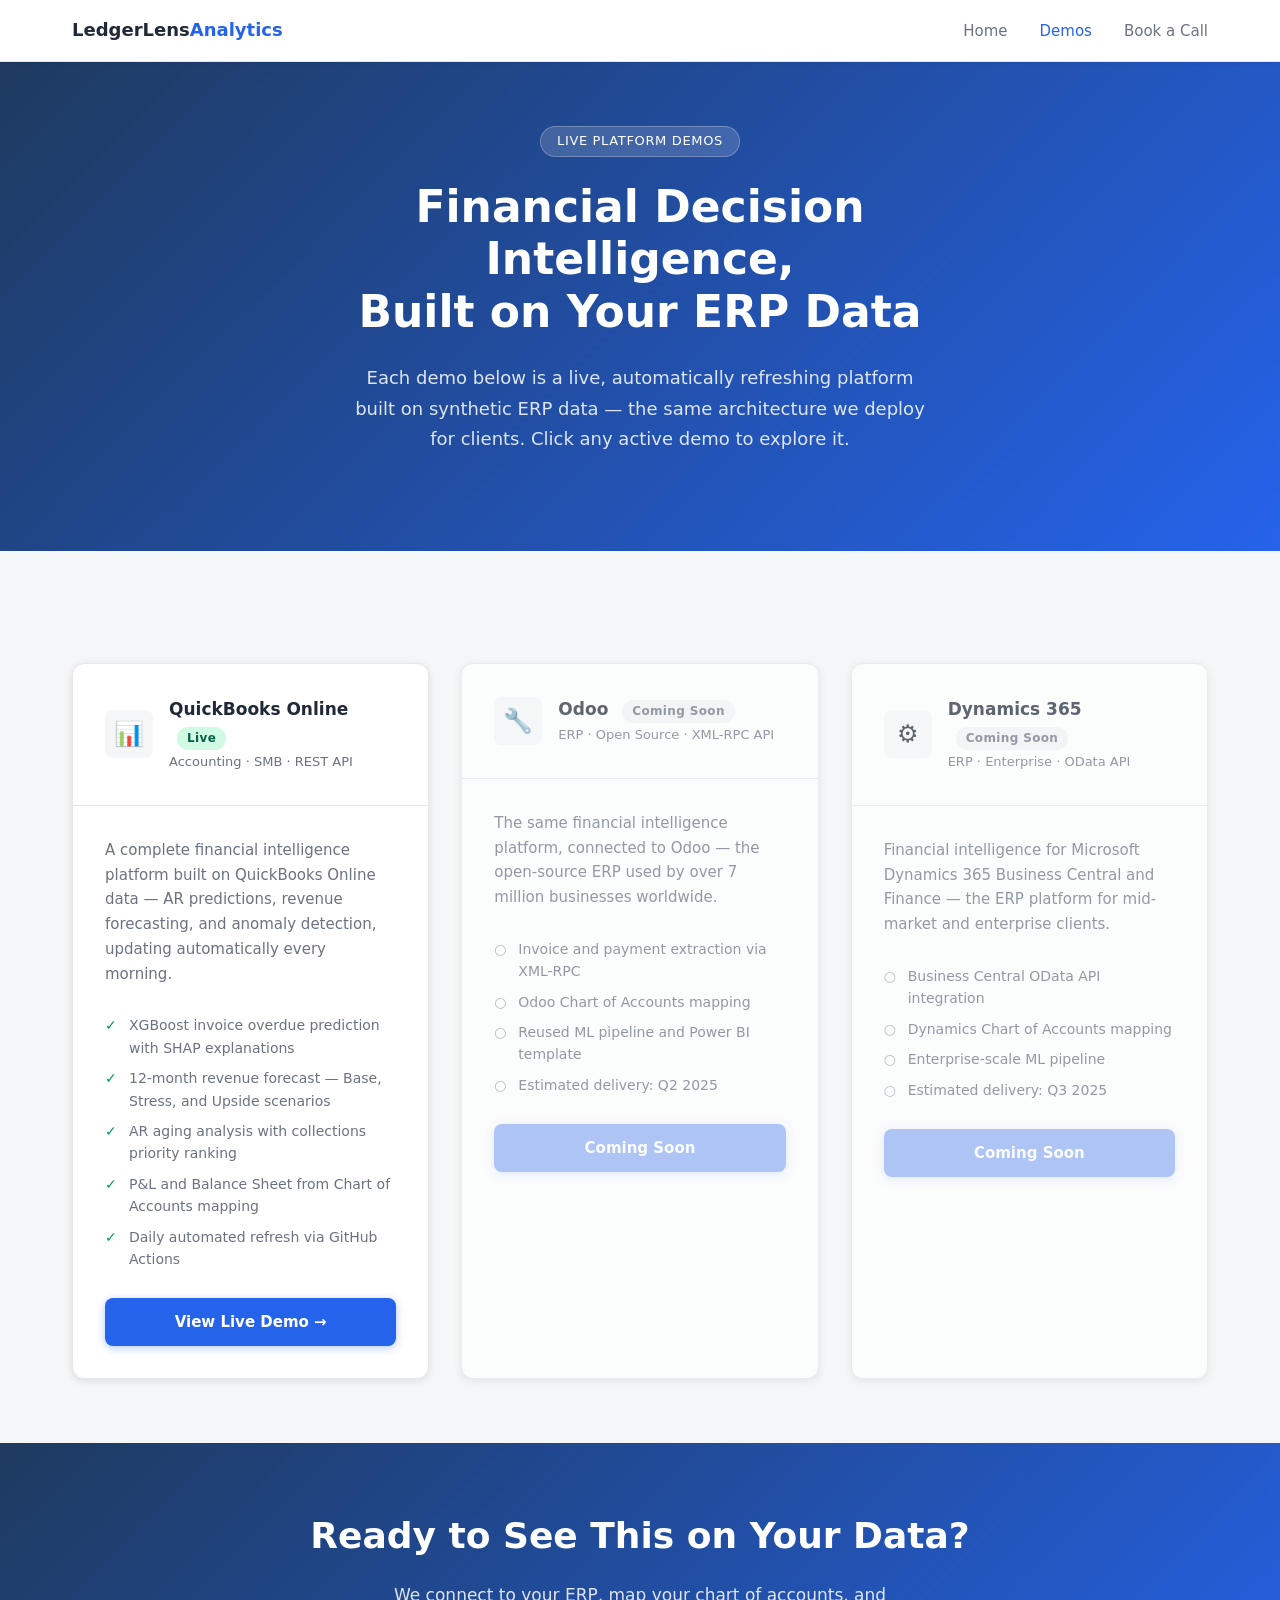
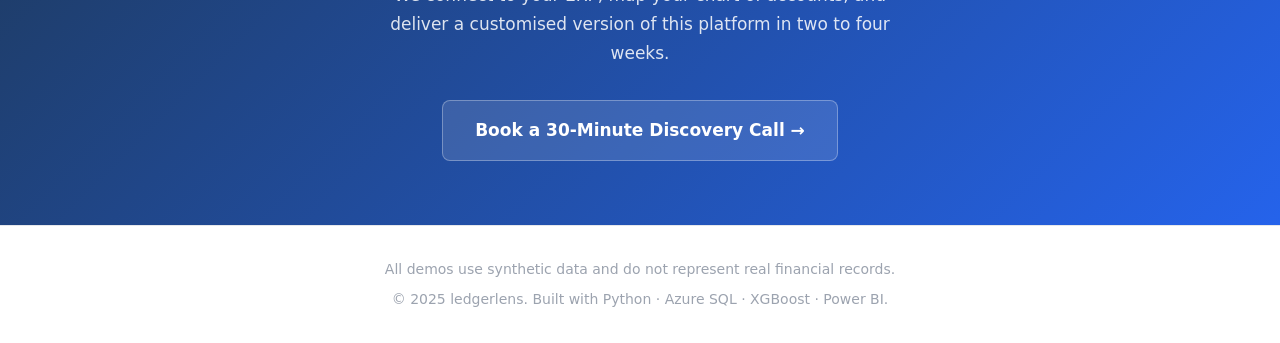
<file: docs/demos/index.html>
<!DOCTYPE html>
<html lang="en">
<head>
  <meta charset="UTF-8">
  <meta name="viewport" content="width=device-width, initial-scale=1.0">
  <title>Financial Intelligence Demos — Live ERP Analytics Platform</title>
  <meta name="description"
        content="Live demos of our financial decision intelligence platform 
                 built on QuickBooks Online, Odoo, and Dynamics 365 data.">
  <link rel="stylesheet" href="../css/demos.css">
  <link rel="canonical" href="https://jeduclo.github.io/qbo-analytics-poc">
</head>
<body>

  <!-- Navigation -->
  <nav class="nav">
    <div class="container nav__inner">
      <a href="https://jeduclo.github.io/qbo-analytics-poc" class="nav__logo">
        LedgerLens<span>Analytics</span>
      </a>
      <ul class="nav__links">
        <li><a href="https://jeduclo.github.io/qbo-analytics-poc">Home</a></li>
        <li><a href="https://jeduclo.github.io/qbo-analytics-poc/demos/" class="active">Demos</a></li>
        <li><a href="https://calendly.com/jeanalegue/30min">Book a Call</a></li>
      </ul>
    </div>
  </nav>

  <!-- Hero -->
  <section class="hero">
    <div class="container">
      <span class="hero__eyebrow">Live Platform Demos</span>
      <h1 class="hero__title">
        Financial Decision Intelligence,<br>Built on Your ERP Data
      </h1>
      <p class="hero__subtitle">
        Each demo below is a live, automatically refreshing platform built 
        on synthetic ERP data — the same architecture we deploy for clients. 
        Click any active demo to explore it.
      </p>
    </div>
  </section>

  <!-- ERP Demo Cards -->
  <section class="section">
    <div class="container">
      <div class="erp-grid">

        <!-- QuickBooks Online — LIVE -->
        <div class="erp-card fade-in">
          <div class="erp-card__header">
            <div class="erp-card__logo">📊</div>
            <div>
              <div class="erp-card__name">
                QuickBooks Online
                <span class="badge badge--live" style="margin-left:8px;">Live</span>
              </div>
              <div class="erp-card__category">Accounting · SMB · REST API</div>
            </div>
          </div>
          <div class="erp-card__body">
            <p class="erp-card__description">
              A complete financial intelligence platform built on QuickBooks Online
              data — AR predictions, revenue forecasting, and anomaly detection,
              updating automatically every morning.
            </p>
            <ul class="erp-card__features">
              <li>XGBoost invoice overdue prediction with SHAP explanations</li>
              <li>12-month revenue forecast — Base, Stress, and Upside scenarios</li>
              <li>AR aging analysis with collections priority ranking</li>
              <li>P&amp;L and Balance Sheet from Chart of Accounts mapping</li>
              <li>Daily automated refresh via GitHub Actions</li>
            </ul>
            <a href="https://jeduclo.github.io/qbo-analytics-poc/demos/quickbooks/"
               class="btn btn--primary" style="width:100%; justify-content:center;">
              View Live Demo →
            </a>
          </div>
        </div>

        <!-- Odoo — Coming Soon -->
        <div class="erp-card fade-in" style="opacity:0.7; pointer-events:none;">
          <div class="erp-card__header">
            <div class="erp-card__logo">🔧</div>
            <div>
              <div class="erp-card__name">
                Odoo
                <span class="badge badge--soon" style="margin-left:8px;">Coming Soon</span>
              </div>
              <div class="erp-card__category">ERP · Open Source · XML-RPC API</div>
            </div>
          </div>
          <div class="erp-card__body">
            <p class="erp-card__description">
              The same financial intelligence platform, connected to Odoo —
              the open-source ERP used by over 7 million businesses worldwide.
            </p>
            <ul class="erp-card__features">
              <li class="coming-soon">Invoice and payment extraction via XML-RPC</li>
              <li class="coming-soon">Odoo Chart of Accounts mapping</li>
              <li class="coming-soon">Reused ML pipeline and Power BI template</li>
              <li class="coming-soon">Estimated delivery: Q2 2025</li>
            </ul>
            <div class="btn btn--primary"
                 style="width:100%; justify-content:center;
                        opacity:0.5; cursor:not-allowed; pointer-events:none;">
              Coming Soon
            </div>
          </div>
        </div>

        <!-- Dynamics 365 — Coming Soon -->
        <div class="erp-card fade-in" style="opacity:0.7; pointer-events:none;">
          <div class="erp-card__header">
            <div class="erp-card__logo">⚙️</div>
            <div>
              <div class="erp-card__name">
                Dynamics 365
                <span class="badge badge--soon" style="margin-left:8px;">Coming Soon</span>
              </div>
              <div class="erp-card__category">ERP · Enterprise · OData API</div>
            </div>
          </div>
          <div class="erp-card__body">
            <p class="erp-card__description">
              Financial intelligence for Microsoft Dynamics 365 Business Central
              and Finance — the ERP platform for mid-market and enterprise clients.
            </p>
            <ul class="erp-card__features">
              <li class="coming-soon">Business Central OData API integration</li>
              <li class="coming-soon">Dynamics Chart of Accounts mapping</li>
              <li class="coming-soon">Enterprise-scale ML pipeline</li>
              <li class="coming-soon">Estimated delivery: Q3 2025</li>
            </ul>
            <div class="btn btn--primary"
                 style="width:100%; justify-content:center;
                        opacity:0.5; cursor:not-allowed; pointer-events:none;">
              Coming Soon
            </div>
          </div>
        </div>

      </div>
    </div>
  </section>

  <!-- CTA -->
  <section class="cta-section">
    <div class="container">
      <h2 class="cta-section__title">Ready to See This on Your Data?</h2>
      <p class="cta-section__subtitle">
        We connect to your ERP, map your chart of accounts, and deliver a 
        customised version of this platform in two to four weeks.
      </p>
      <a href="https://calendly.com/jeanalegue/30min" class="btn btn--ghost btn--large">
        Book a 30-Minute Discovery Call →
      </a>
    </div>
  </section>

  <!-- Footer -->
  <footer class="footer">
    <div class="container">
      <p>All demos use synthetic data and do not represent real financial records.</p>
      <p style="margin-top:8px;">
        &copy; 2025 ledgerlens. Built with Python · Azure SQL · 
        XGBoost · Power BI.
      </p>
    </div>
  </footer>

  <script src="../js/demos.js"></script>
</body>
</html>
</file>
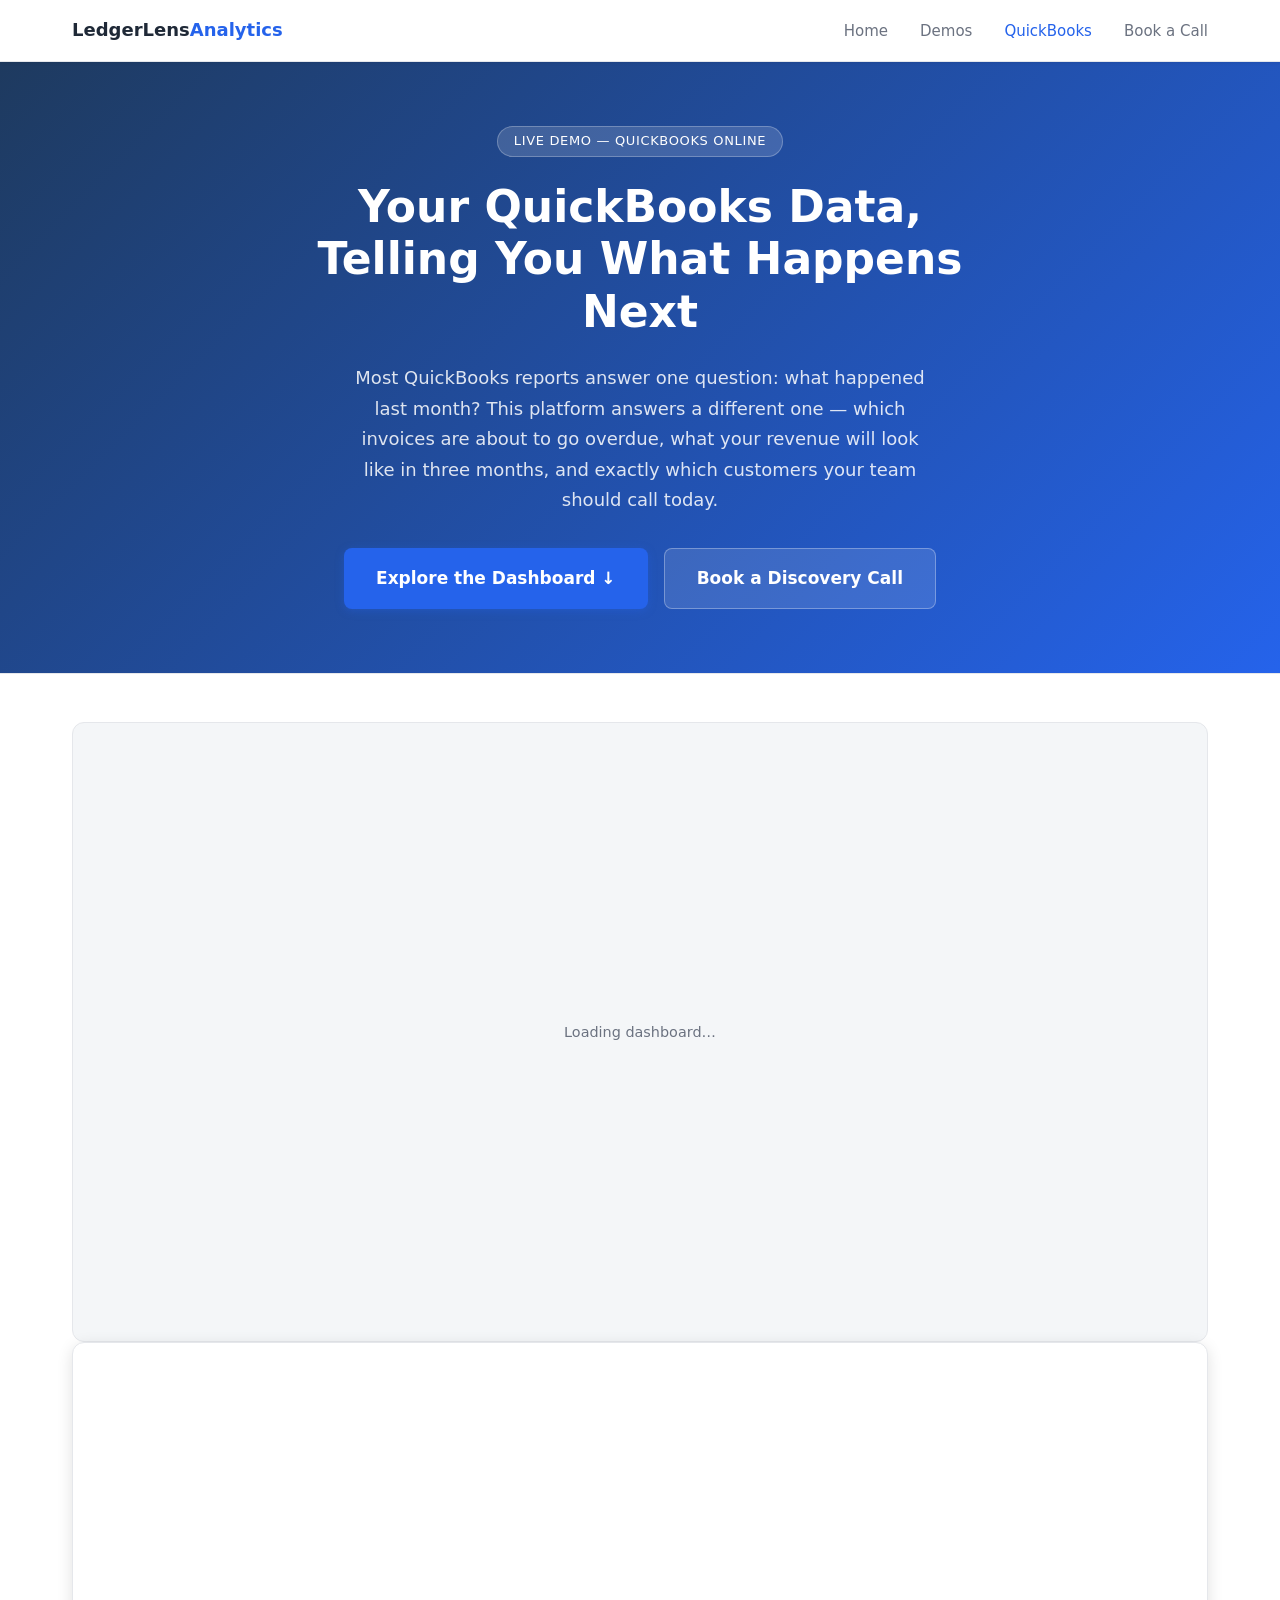
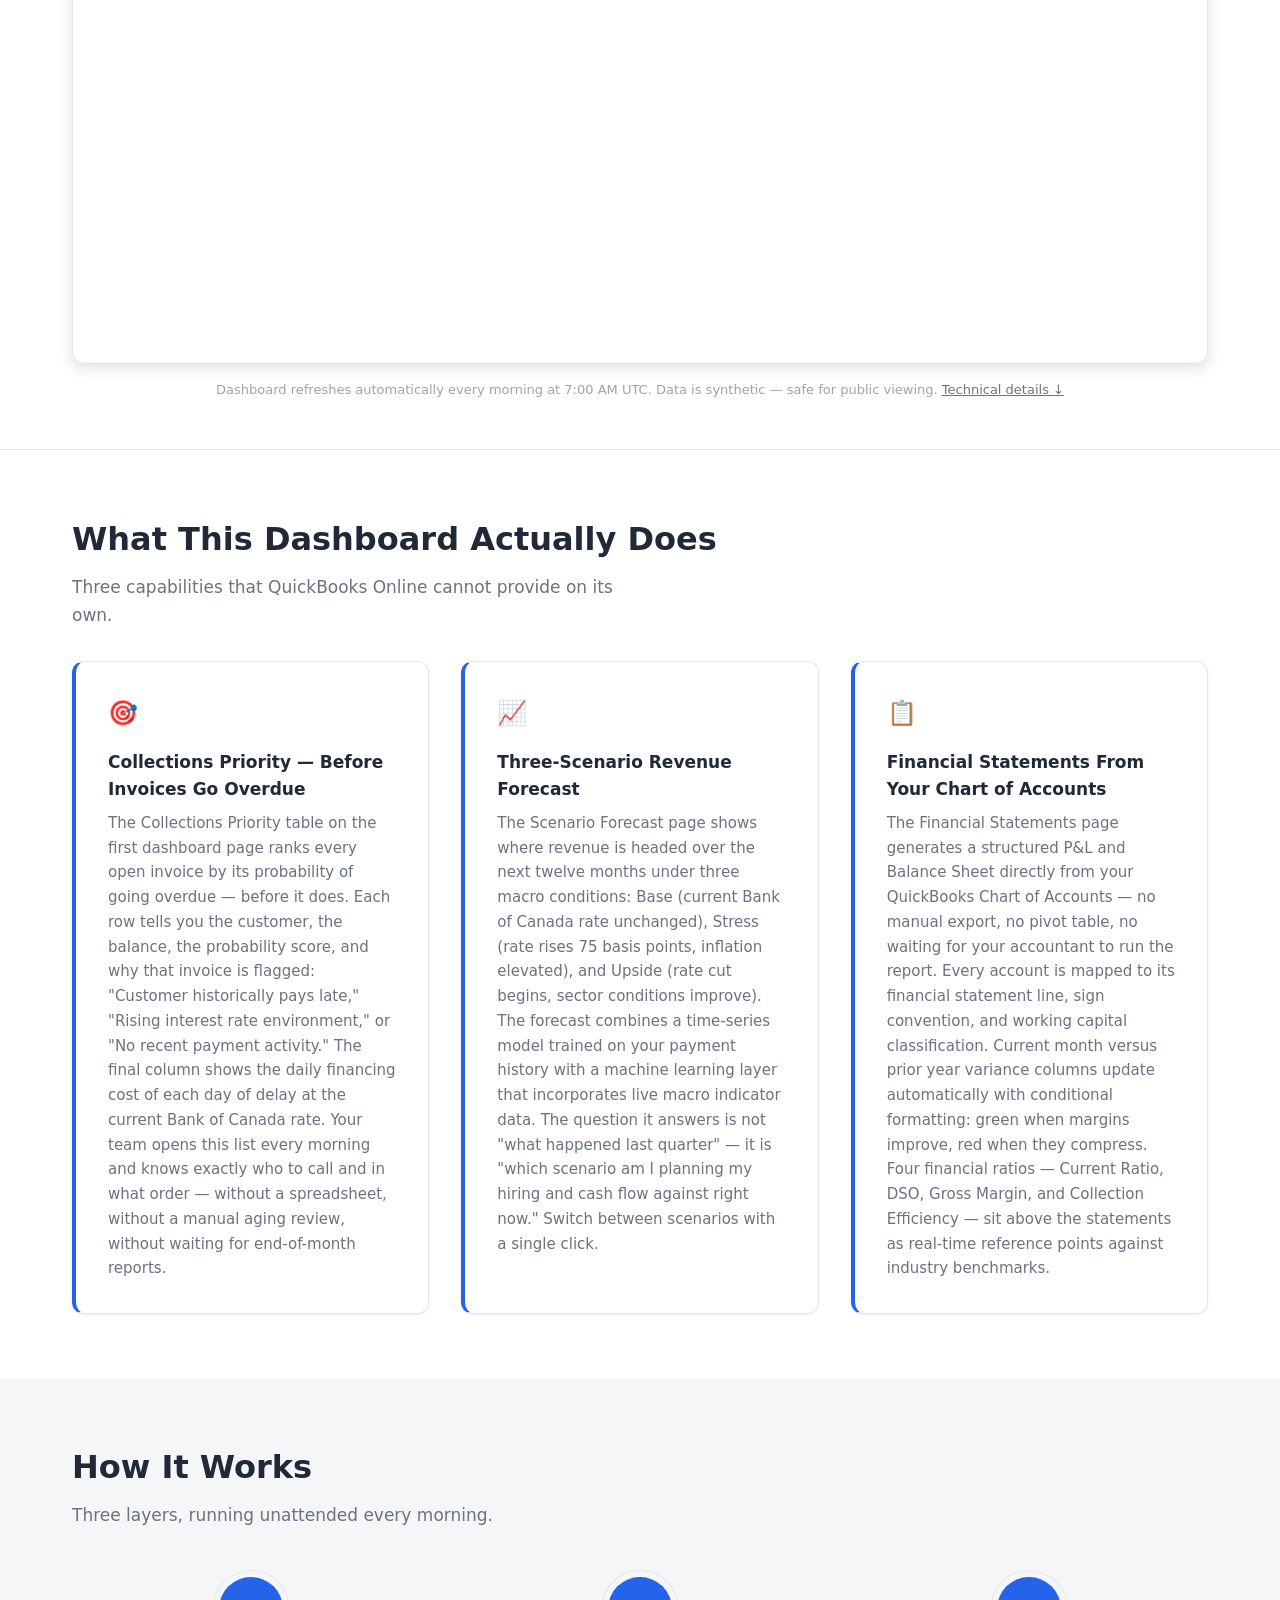
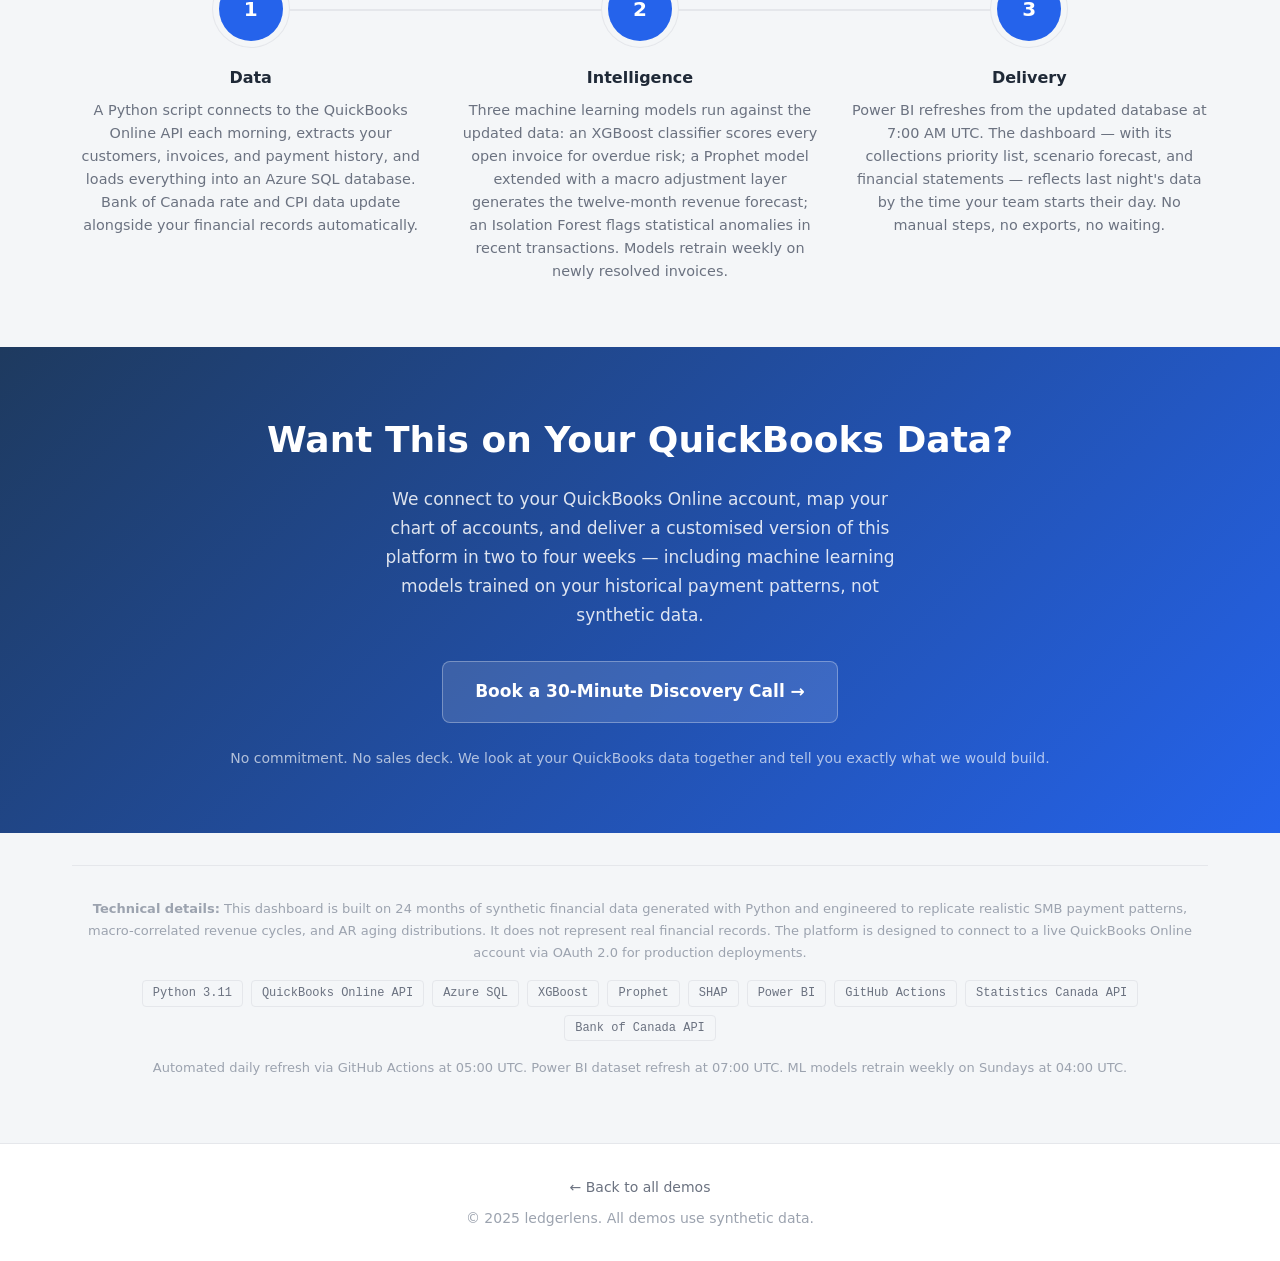
<file: docs/demos/quickbooks/index.html>
<!DOCTYPE html>
<html lang="en">
<head>
  <meta charset="UTF-8">
  <meta name="viewport" content="width=device-width, initial-scale=1.0">
  <title>QuickBooks Online Financial Intelligence Platform — Live Demo</title>
  <meta name="description"
        content="Live financial decision intelligence platform built on QuickBooks 
                 Online data. AR risk predictions, revenue forecasting, and 
                 automated P&L — updating every morning.">
  <link rel="stylesheet" href="../../css/demos.css">
  <link rel="canonical" href="https://jeduclo.github.io/qbo-analytics-poc/demos/quickbooks/">
</head>
<body>

  <!-- Navigation -->
  <nav class="nav">
    <div class="container nav__inner">
      <a href="https://jeduclo.github.io/qbo-analytics-poc" class="nav__logo">
        LedgerLens<span>Analytics</span>
      </a>
      <ul class="nav__links">
        <li><a href="https://jeduclo.github.io/qbo-analytics-poc">Home</a></li>
        <li><a href="https://jeduclo.github.io/qbo-analytics-poc/demos/">Demos</a></li>
        <li><a href="https://jeduclo.github.io/qbo-analytics-poc/demos/quickbooks/" class="active">QuickBooks</a></li>
        <li><a href="https://calendly.com/jeanalegue/30min">Book a Call</a></li>
      </ul>
    </div>
  </nav>

  <!-- Hero -->
  <section class="hero">
    <div class="container">
      <span class="hero__eyebrow">Live Demo — QuickBooks Online</span>
      <h1 class="hero__title">
        Your QuickBooks Data,<br>Telling You What Happens Next
      </h1>
      <p class="hero__subtitle">
        Most QuickBooks reports answer one question: what happened last month?
        This platform answers a different one — which invoices are about to go 
        overdue, what your revenue will look like in three months, and exactly 
        which customers your team should call today.
      </p>
      <div style="display:flex; gap:1rem; justify-content:center; flex-wrap:wrap;">
        <a href="#dashboard" class="btn btn--primary btn--large">
          Explore the Dashboard ↓
        </a>
        <a href="https://calendly.com/jeanalegue/30min" class="btn btn--ghost btn--large">
          Book a Discovery Call
        </a>
      </div>
    </div>
  </section>

  <!-- Dashboard Embed -->
  <section class="dashboard-section" id="dashboard">
    <div class="container">

      <!-- Loading placeholder — hidden once iframe loads -->
      <div class="dashboard-placeholder"
           style="height:620px; background:#F4F6F8; border-radius:12px;
                  display:flex; align-items:center; justify-content:center;
                  border:1px solid #E5E7EB; color:#6B7280; font-size:0.9rem;">
        Loading dashboard&hellip;
      </div>

      <div class="dashboard-container">
        <iframe
            src="https://app.fabric.microsoft.com/view?r=eyJrIjoiM2JmYmFlYTAtZjY4MC00NjJhLWI3MGItODUwZTBlZTBlZWIyIiwidCI6IjIwYzJiNjRmLWQ2MDItNGIwYi1iZTdiLTM2MDYxYWQ4ZTA3MCJ9"
            width="100%"
            height="620"
            frameborder="0"
            allowfullscreen="true"
            title="QuickBooks Online Financial Intelligence Dashboard">
        </iframe>
       </div>

      <p style="text-align:center; margin-top:1rem; font-size:0.8125rem;
                color:#9CA3AF;">
        Dashboard refreshes automatically every morning at 7:00 AM UTC.
        Data is synthetic — safe for public viewing.
        <a href="#footnote" style="color:#6B7280;">Technical details ↓</a>
      </p>

    </div>
  </section>

  <!-- Strategic Insight Section -->
  <section class="section" style="background:white;">
    <div class="container">
      <h2 class="section-title">What This Dashboard Actually Does</h2>
      <p class="section-subtitle">
        Three capabilities that QuickBooks Online cannot provide on its own.
      </p>

      <div class="insight-grid" style="margin-top:2rem;">

        <div class="insight-card fade-in">
          <div class="insight-card__icon">🎯</div>
          <h3 class="insight-card__title">Collections Priority — Before Invoices Go Overdue</h3>
          <p class="insight-card__body">
            The Collections Priority table on the first dashboard page ranks every
            open invoice by its probability of going overdue — before it does. Each
            row tells you the customer, the balance, the probability score, and why
            that invoice is flagged: "Customer historically pays late," "Rising
            interest rate environment," or "No recent payment activity." The final
            column shows the daily financing cost of each day of delay at the current
            Bank of Canada rate. Your team opens this list every morning and knows
            exactly who to call and in what order — without a spreadsheet, without a
            manual aging review, without waiting for end-of-month reports.
          </p>
        </div>

        <div class="insight-card fade-in">
          <div class="insight-card__icon">📈</div>
          <h3 class="insight-card__title">Three-Scenario Revenue Forecast</h3>
          <p class="insight-card__body">
            The Scenario Forecast page shows where revenue is headed over the next
            twelve months under three macro conditions: Base (current Bank of Canada
            rate unchanged), Stress (rate rises 75 basis points, inflation elevated),
            and Upside (rate cut begins, sector conditions improve). The forecast
            combines a time-series model trained on your payment history with a
            machine learning layer that incorporates live macro indicator data. The
            question it answers is not "what happened last quarter" — it is "which
            scenario am I planning my hiring and cash flow against right now." Switch
            between scenarios with a single click.
          </p>
        </div>

        <div class="insight-card fade-in">
          <div class="insight-card__icon">📋</div>
          <h3 class="insight-card__title">Financial Statements From Your Chart of Accounts</h3>
          <p class="insight-card__body">
            The Financial Statements page generates a structured P&amp;L and Balance
            Sheet directly from your QuickBooks Chart of Accounts — no manual export,
            no pivot table, no waiting for your accountant to run the report. Every
            account is mapped to its financial statement line, sign convention, and
            working capital classification. Current month versus prior year variance
            columns update automatically with conditional formatting: green when
            margins improve, red when they compress. Four financial ratios — Current
            Ratio, DSO, Gross Margin, and Collection Efficiency — sit above the
            statements as real-time reference points against industry benchmarks.
          </p>
        </div>

      </div>
    </div>
  </section>

  <!-- How It Works -->
  <section class="section">
    <div class="container">
      <h2 class="section-title">How It Works</h2>
      <p class="section-subtitle">
        Three layers, running unattended every morning.
      </p>

      <div class="steps fade-in">

        <div class="step">
          <div class="step__number">1</div>
          <h3 class="step__title">Data</h3>
          <p class="step__body">
            A Python script connects to the QuickBooks Online API each morning,
            extracts your customers, invoices, and payment history, and loads
            everything into an Azure SQL database. Bank of Canada rate and CPI
            data update alongside your financial records automatically.
          </p>
        </div>

        <div class="step">
          <div class="step__number">2</div>
          <h3 class="step__title">Intelligence</h3>
          <p class="step__body">
            Three machine learning models run against the updated data: an XGBoost
            classifier scores every open invoice for overdue risk; a Prophet model
            extended with a macro adjustment layer generates the twelve-month
            revenue forecast; an Isolation Forest flags statistical anomalies in
            recent transactions. Models retrain weekly on newly resolved invoices.
          </p>
        </div>

        <div class="step">
          <div class="step__number">3</div>
          <h3 class="step__title">Delivery</h3>
          <p class="step__body">
            Power BI refreshes from the updated database at 7:00 AM UTC. The
            dashboard — with its collections priority list, scenario forecast, and
            financial statements — reflects last night's data by the time your team
            starts their day. No manual steps, no exports, no waiting.
          </p>
        </div>

      </div>
    </div>
  </section>

  <!-- CTA Section -->
  <section class="cta-section">
    <div class="container">
      <h2 class="cta-section__title">Want This on Your QuickBooks Data?</h2>
      <p class="cta-section__subtitle">
        We connect to your QuickBooks Online account, map your chart of accounts,
        and deliver a customised version of this platform in two to four weeks —
        including machine learning models trained on your historical payment patterns,
        not synthetic data.
      </p>
      <div style="display:flex; gap:1rem; justify-content:center; flex-wrap:wrap;">
        <a href="https://calendly.com/jeanalegue/30min" class="btn btn--ghost btn--large">
          Book a 30-Minute Discovery Call →
        </a>
      </div>
      <p style="margin-top:1.5rem; font-size:0.875rem; color:rgba(255,255,255,0.65);">
        No commitment. No sales deck. We look at your QuickBooks data together 
        and tell you exactly what we would build.
      </p>
    </div>
  </section>

  <!-- Technical Footnote -->
  <section class="section--tight" id="footnote">
    <div class="container">
      <div class="footnote">
        <p>
          <strong>Technical details:</strong> This dashboard is built on 24 months
          of synthetic financial data generated with Python and engineered to
          replicate realistic SMB payment patterns, macro-correlated revenue cycles,
          and AR aging distributions. It does not represent real financial records.
          The platform is designed to connect to a live QuickBooks Online account
          via OAuth 2.0 for production deployments.
        </p>
        <div class="tech-stack">
          <span class="tech-badge">Python 3.11</span>
          <span class="tech-badge">QuickBooks Online API</span>
          <span class="tech-badge">Azure SQL</span>
          <span class="tech-badge">XGBoost</span>
          <span class="tech-badge">Prophet</span>
          <span class="tech-badge">SHAP</span>
          <span class="tech-badge">Power BI</span>
          <span class="tech-badge">GitHub Actions</span>
          <span class="tech-badge">Statistics Canada API</span>
          <span class="tech-badge">Bank of Canada API</span>
        </div>
        <p style="margin-top:1rem;">
          Automated daily refresh via GitHub Actions at 05:00 UTC.
          Power BI dataset refresh at 07:00 UTC.
          ML models retrain weekly on Sundays at 04:00 UTC.
        </p>
      </div>
    </div>
  </section>

  <!-- Footer -->
  <footer class="footer">
    <div class="container">
      <p>
        <a href="https://jeduclo.github.io/qbo-analytics-poc/demos/"
           style="color:var(--colour-text-secondary); text-decoration:none;">
          ← Back to all demos
        </a>
      </p>
      <p style="margin-top:8px;">
        &copy; 2025 ledgerlens. All demos use synthetic data.
      </p>
    </div>
  </footer>

  <script src="../../js/demos.js"></script>
</body>
</html>
</file>
<file: docs/css/demos.css>
/* ============================================================
   demos.css — Shared styles for /demos pages
   QBO Financial Intelligence Platform
   ============================================================ */

/* ── Reset and base ────────────────────────────────────────── */
*, *::before, *::after {
  box-sizing: border-box;
  margin: 0;
  padding: 0;
}

:root {
  /* Brand colours */
  --colour-primary:       #2563EB;    /* Blue — primary CTA, links */
  --colour-primary-dark:  #1D4ED8;    /* Hover state */
  --colour-danger:        #DC2626;    /* Risk indicators */
  --colour-success:       #059669;    /* Positive metrics */
  --colour-warning:       #D97706;    /* Medium risk */

  /* Neutral palette */
  --colour-bg:            #F4F6F8;    /* Page background */
  --colour-surface:       #FFFFFF;    /* Card/section background */
  --colour-border:        #E5E7EB;    /* Borders */
  --colour-text-primary:  #1F2937;    /* Headings */
  --colour-text-secondary:#6B7280;    /* Body, captions */
  --colour-text-muted:    #9CA3AF;    /* Footnotes, watermarks */

  /* Typography */
  --font-family:          'Segoe UI', system-ui, -apple-system, sans-serif;
  --font-size-base:       16px;
  --line-height-base:     1.6;

  /* Spacing */
  --spacing-xs:  0.25rem;
  --spacing-sm:  0.5rem;
  --spacing-md:  1rem;
  --spacing-lg:  1.5rem;
  --spacing-xl:  2rem;
  --spacing-2xl: 3rem;
  --spacing-3xl: 4rem;

  /* Layout */
  --max-width:    1200px;
  --radius-sm:    4px;
  --radius-md:    8px;
  --radius-lg:    12px;

  /* Shadows */
  --shadow-sm:  0 1px 3px rgba(0,0,0,0.08);
  --shadow-md:  0 2px 8px rgba(0,0,0,0.10);
  --shadow-lg:  0 4px 16px rgba(0,0,0,0.12);
}

html {
  font-size: var(--font-size-base);
  scroll-behavior: smooth;
}

body {
  font-family: var(--font-family);
  background-color: var(--colour-bg);
  color: var(--colour-text-primary);
  line-height: var(--line-height-base);
  -webkit-font-smoothing: antialiased;
}

/* ── Layout helpers ────────────────────────────────────────── */
.container {
  max-width: var(--max-width);
  margin: 0 auto;
  padding: 0 var(--spacing-xl);
}

.section {
  padding: var(--spacing-3xl) 0;
}

.section--tight {
  padding: var(--spacing-xl) 0;
}

/* ── Navigation ────────────────────────────────────────────── */
.nav {
  background: var(--colour-surface);
  border-bottom: 1px solid var(--colour-border);
  padding: var(--spacing-md) 0;
  position: sticky;
  top: 0;
  z-index: 100;
  box-shadow: var(--shadow-sm);
}

.nav__inner {
  display: flex;
  align-items: center;
  justify-content: space-between;
}

.nav__logo {
  font-size: 1.125rem;
  font-weight: 600;
  color: var(--colour-text-primary);
  text-decoration: none;
}

.nav__logo span {
  color: var(--colour-primary);
}

.nav__links {
  display: flex;
  gap: var(--spacing-xl);
  list-style: none;
}

.nav__links a {
  color: var(--colour-text-secondary);
  text-decoration: none;
  font-size: 0.9375rem;
  transition: color 0.15s;
}

.nav__links a:hover,
.nav__links a.active {
  color: var(--colour-primary);
}

/* ── Hero section ──────────────────────────────────────────── */
.hero {
  background: linear-gradient(135deg, #1E3A5F 0%, #2563EB 100%);
  color: white;
  padding: var(--spacing-3xl) 0;
  text-align: center;
}

.hero__eyebrow {
  display: inline-block;
  background: rgba(255,255,255,0.15);
  border: 1px solid rgba(255,255,255,0.25);
  border-radius: 100px;
  padding: var(--spacing-xs) var(--spacing-md);
  font-size: 0.8125rem;
  font-weight: 500;
  letter-spacing: 0.05em;
  text-transform: uppercase;
  margin-bottom: var(--spacing-lg);
}

.hero__title {
  font-size: clamp(1.75rem, 4vw, 2.75rem);
  font-weight: 700;
  line-height: 1.2;
  margin-bottom: var(--spacing-lg);
  max-width: 700px;
  margin-left: auto;
  margin-right: auto;
}

.hero__subtitle {
  font-size: 1.125rem;
  color: rgba(255,255,255,0.85);
  max-width: 580px;
  margin: 0 auto var(--spacing-xl);
  line-height: 1.7;
}

/* ── Buttons ───────────────────────────────────────────────── */
.btn {
  display: inline-flex;
  align-items: center;
  gap: var(--spacing-sm);
  padding: 0.75rem 1.5rem;
  border-radius: var(--radius-md);
  font-family: var(--font-family);
  font-size: 0.9375rem;
  font-weight: 600;
  text-decoration: none;
  cursor: pointer;
  border: none;
  transition: all 0.15s;
  white-space: nowrap;
}

.btn--primary {
  background: var(--colour-primary);
  color: white;
  box-shadow: 0 2px 8px rgba(37,99,235,0.35);
}

.btn--primary:hover {
  background: var(--colour-primary-dark);
  box-shadow: 0 4px 12px rgba(37,99,235,0.45);
  transform: translateY(-1px);
}

.btn--ghost {
  background: rgba(255,255,255,0.12);
  color: white;
  border: 1px solid rgba(255,255,255,0.3);
}

.btn--ghost:hover {
  background: rgba(255,255,255,0.20);
}

.btn--large {
  padding: 1rem 2rem;
  font-size: 1.0625rem;
}

/* ── Cards ─────────────────────────────────────────────────── */
.card {
  background: var(--colour-surface);
  border-radius: var(--radius-lg);
  padding: var(--spacing-xl);
  box-shadow: var(--shadow-md);
  border: 1px solid var(--colour-border);
  transition: box-shadow 0.2s, transform 0.2s;
}

.card:hover {
  box-shadow: var(--shadow-lg);
  transform: translateY(-2px);
}

/* ── Dashboard embed container ─────────────────────────────── */
.dashboard-section {
  background: var(--colour-surface);
  border-top: 1px solid var(--colour-border);
  border-bottom: 1px solid var(--colour-border);
  padding: var(--spacing-2xl) 0;
}

.dashboard-container {
  border-radius: var(--radius-lg);
  overflow: hidden;
  box-shadow: var(--shadow-lg);
  background: var(--colour-surface);
  border: 1px solid var(--colour-border);
}

.dashboard-container iframe {
  width: 100%;
  height: 620px;
  border: none;
  display: block;
}

/* ── Insight sections ──────────────────────────────────────── */
.insight-grid {
  display: grid;
  grid-template-columns: repeat(auto-fit, minmax(300px, 1fr));
  gap: var(--spacing-xl);
  margin-top: var(--spacing-2xl);
}

.insight-card {
  background: var(--colour-surface);
  border-radius: var(--radius-lg);
  padding: var(--spacing-xl);
  box-shadow: var(--shadow-sm);
  border: 1px solid var(--colour-border);
  border-left: 4px solid var(--colour-primary);
}

.insight-card__icon {
  font-size: 1.5rem;
  margin-bottom: var(--spacing-md);
}

.insight-card__title {
  font-size: 1.0625rem;
  font-weight: 600;
  color: var(--colour-text-primary);
  margin-bottom: var(--spacing-sm);
}

.insight-card__body {
  font-size: 0.9375rem;
  color: var(--colour-text-secondary);
  line-height: 1.65;
}

/* ── How it works ──────────────────────────────────────────── */
.steps {
  display: grid;
  grid-template-columns: repeat(3, 1fr);
  gap: var(--spacing-xl);
  position: relative;
  margin-top: var(--spacing-2xl);
}

.steps::before {
  content: '';
  position: absolute;
  top: 2rem;
  left: calc(16.67% + 1rem);
  right: calc(16.67% + 1rem);
  height: 2px;
  background: var(--colour-border);
  z-index: 0;
}

.step {
  text-align: center;
  position: relative;
  z-index: 1;
}

.step__number {
  width: 4rem;
  height: 4rem;
  border-radius: 50%;
  background: var(--colour-primary);
  color: white;
  font-size: 1.25rem;
  font-weight: 700;
  display: flex;
  align-items: center;
  justify-content: center;
  margin: 0 auto var(--spacing-lg);
  box-shadow: 0 0 0 6px var(--colour-bg), 0 0 0 7px var(--colour-border);
}

.step__title {
  font-size: 1rem;
  font-weight: 600;
  margin-bottom: var(--spacing-sm);
}

.step__body {
  font-size: 0.9rem;
  color: var(--colour-text-secondary);
  line-height: 1.6;
}

/* ── CTA section ───────────────────────────────────────────── */
.cta-section {
  background: linear-gradient(135deg, #1E3A5F 0%, #2563EB 100%);
  color: white;
  text-align: center;
  padding: var(--spacing-3xl) 0;
}

.cta-section__title {
  font-size: clamp(1.5rem, 3vw, 2.25rem);
  font-weight: 700;
  margin-bottom: var(--spacing-md);
}

.cta-section__subtitle {
  font-size: 1.0625rem;
  color: rgba(255,255,255,0.85);
  max-width: 520px;
  margin: 0 auto var(--spacing-xl);
  line-height: 1.7;
}

/* ── ERP demo cards (landing page) ────────────────────────── */
.erp-grid {
  display: grid;
  grid-template-columns: repeat(auto-fit, minmax(320px, 1fr));
  gap: var(--spacing-xl);
  margin-top: var(--spacing-2xl);
}

.erp-card {
  background: var(--colour-surface);
  border-radius: var(--radius-lg);
  overflow: hidden;
  box-shadow: var(--shadow-md);
  border: 1px solid var(--colour-border);
  transition: box-shadow 0.2s, transform 0.2s;
}

.erp-card:hover {
  box-shadow: var(--shadow-lg);
  transform: translateY(-3px);
}

.erp-card__header {
  padding: var(--spacing-xl);
  display: flex;
  align-items: center;
  gap: var(--spacing-md);
  border-bottom: 1px solid var(--colour-border);
}

.erp-card__logo {
  width: 48px;
  height: 48px;
  border-radius: var(--radius-md);
  background: var(--colour-bg);
  display: flex;
  align-items: center;
  justify-content: center;
  font-size: 1.5rem;
  flex-shrink: 0;
}

.erp-card__name {
  font-size: 1.0625rem;
  font-weight: 600;
}

.erp-card__category {
  font-size: 0.8125rem;
  color: var(--colour-text-secondary);
  margin-top: 2px;
}

.erp-card__body {
  padding: var(--spacing-xl);
}

.erp-card__description {
  font-size: 0.9375rem;
  color: var(--colour-text-secondary);
  line-height: 1.65;
  margin-bottom: var(--spacing-lg);
}

.erp-card__features {
  list-style: none;
  margin-bottom: var(--spacing-lg);
}

.erp-card__features li {
  font-size: 0.875rem;
  color: var(--colour-text-secondary);
  padding: var(--spacing-xs) 0;
  padding-left: var(--spacing-lg);
  position: relative;
}

.erp-card__features li::before {
  content: '✓';
  position: absolute;
  left: 0;
  color: var(--colour-success);
  font-weight: 700;
}

.erp-card__features li.coming-soon::before {
  content: '○';
  color: var(--colour-text-muted);
}

.badge {
  display: inline-block;
  padding: 2px 10px;
  border-radius: 100px;
  font-size: 0.75rem;
  font-weight: 600;
  letter-spacing: 0.03em;
}

.badge--live {
  background: #D1FAE5;
  color: #065F46;
}

.badge--soon {
  background: #F3F4F6;
  color: #6B7280;
}

/* ── Technical footnote ────────────────────────────────────── */
.footnote {
  font-size: 0.8125rem;
  color: var(--colour-text-muted);
  text-align: center;
  padding: var(--spacing-xl) 0;
  border-top: 1px solid var(--colour-border);
  line-height: 1.7;
}

.tech-stack {
  display: flex;
  flex-wrap: wrap;
  justify-content: center;
  gap: var(--spacing-sm);
  margin-top: var(--spacing-md);
}

.tech-badge {
  background: var(--colour-bg);
  border: 1px solid var(--colour-border);
  border-radius: var(--radius-sm);
  padding: 2px 10px;
  font-size: 0.75rem;
  color: var(--colour-text-secondary);
  font-family: 'Courier New', monospace;
}

/* ── Section headings ──────────────────────────────────────── */
.section-title {
  font-size: clamp(1.5rem, 3vw, 2rem);
  font-weight: 700;
  color: var(--colour-text-primary);
  margin-bottom: var(--spacing-sm);
}

.section-subtitle {
  font-size: 1.0625rem;
  color: var(--colour-text-secondary);
  max-width: 560px;
  line-height: 1.65;
}

/* ── Footer ────────────────────────────────────────────────── */
.footer {
  background: var(--colour-surface);
  border-top: 1px solid var(--colour-border);
  padding: var(--spacing-xl) 0;
  text-align: center;
  font-size: 0.875rem;
  color: var(--colour-text-muted);
}

/* ── Responsive ────────────────────────────────────────────── */
@media (max-width: 768px) {
  .container {
    padding: 0 var(--spacing-md);
  }

  .steps {
    grid-template-columns: 1fr;
  }

  .steps::before {
    display: none;
  }

  .dashboard-container iframe {
    height: 420px;
  }

  .nav__links {
    display: none;
  }

  .insight-grid {
    grid-template-columns: 1fr;
  }

  .erp-grid {
    grid-template-columns: 1fr;
  }

  .hero__title {
    font-size: 1.75rem;
  }

  .section {
    padding: var(--spacing-2xl) 0;
  }
}
</file>
